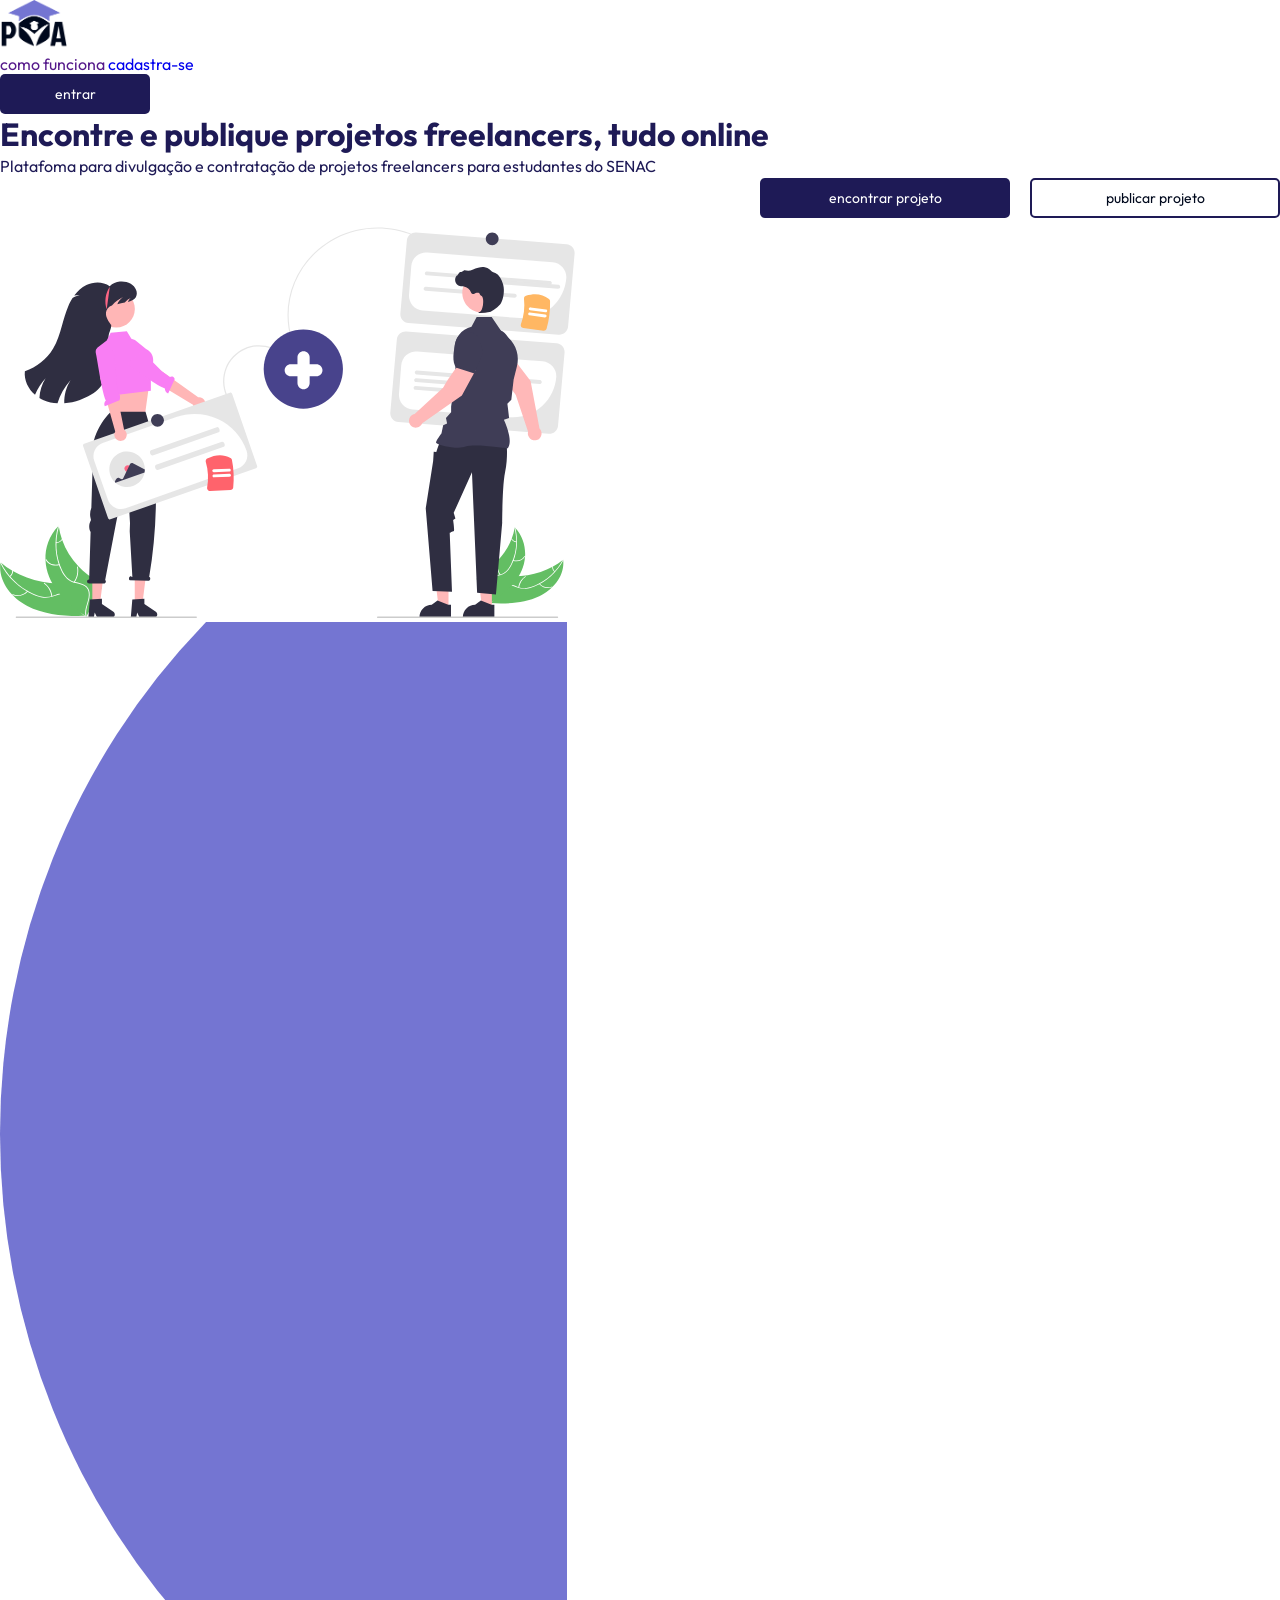
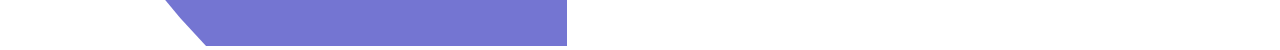
<file: index.html>
<!DOCTYPE html>
<html lang="en">
  <head>
    <meta charset="UTF-8" />
    <meta name="viewport" content="width=device-width, initial-scale=1.0" />
    <title>Portal de Oportunidades Acadêmicas</title>

    <!-- links css -->
    <link rel="stylesheet" href="styles/main.css" />

    <!-- link favicon -->
    <link rel="shortcut icon" href="img/favicon.png" type="image/x-icon" />
  </head>
  <body id="inicio">
    <header class="header">
      <a href="index.html">
        <img
          src="img/logo-escura.png"
          alt="Logo do Portal de Oportunidades Acadêmicas"
          class="logo"
          style="height: 50px"
        />
      </a>

      <nav class="menu-nav">
        <a href="" class="menu-item">como funciona</a>
        <a href="pages/cadastrar.html" class="menu-item">cadastra-se</a>
        <a href="pages/login.html" class="btn small-btn white-hover">entrar</a>
      </nav>
    </header>

    <main class="container">
      <!-- conteudo textual + botões -->
      <div class="content-hero">
        <h1>
          Encontre e publique projetos <span>freelancers</span>, tudo online
        </h1>
        <p>
          Platafoma para divulgação e contratação de projetos freelancers para
          estudantes do SENAC
        </p>
        <div class="btn-wrapper">
          <a href="pages/login.html" class="btn normal-btn"
            >encontrar projeto</a
          >
          <a href="pages/login.html" class="btn normal-btn outline-btn"
            >publicar projeto</a
          >
        </div>
      </div>

      <!-- imagem -->
      <img
        src="img/inicio-img.svg"
        alt="Representação gráfica de dois jovens (uma moça e um rapaz) trocando informações"
        class="img-inicio"
        style="height: 400px"
      />
    </main>
    <!-- vetor de fundo -->
    <img src="img/elipse.svg" alt="elipse" class="absolute" />
    <script src="js/main.js"></script>
  </body>
</html>
</file>
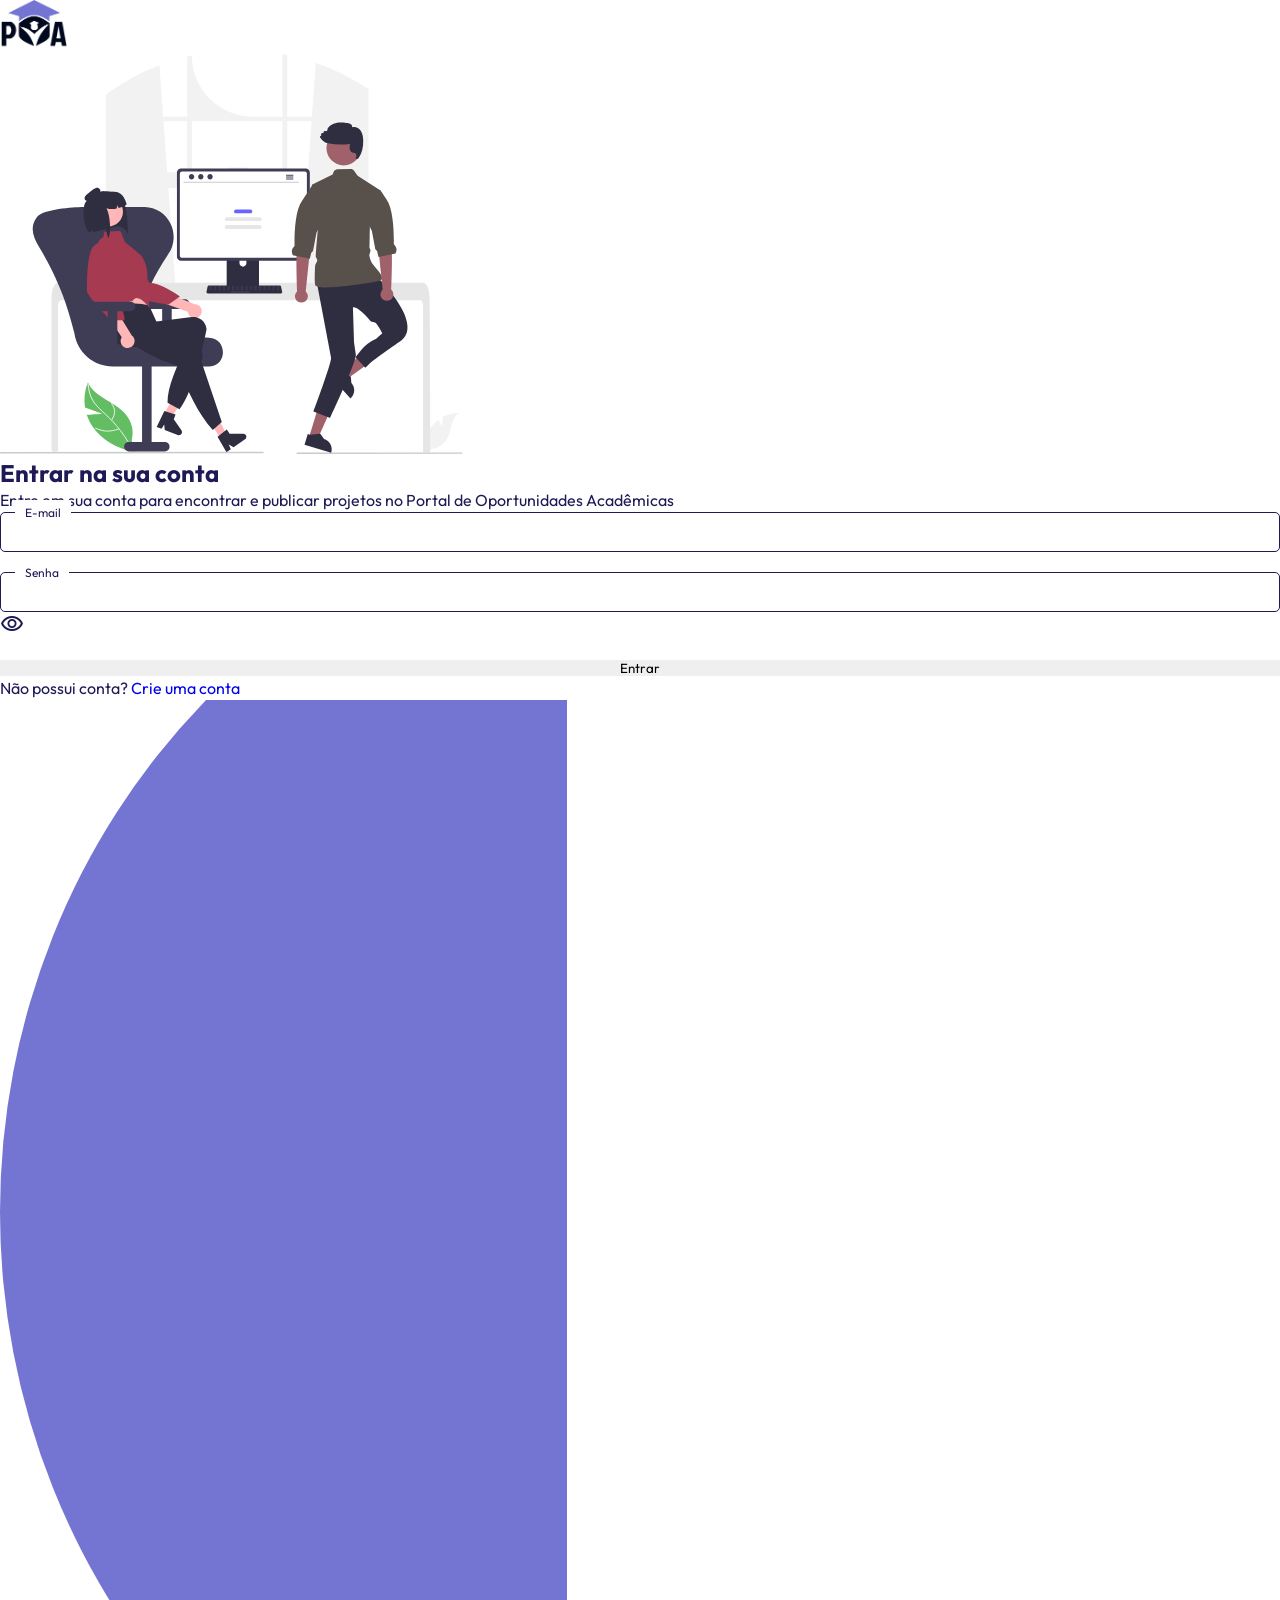
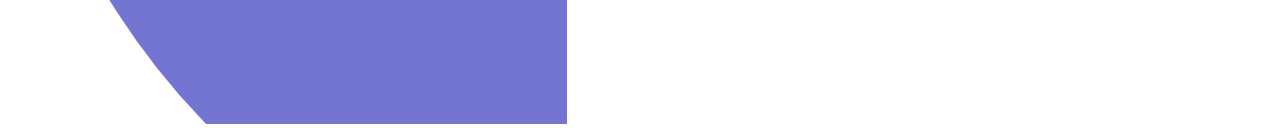
<file: pages/login.html>
<!DOCTYPE html>
<html lang="en">
  <head>
    <meta charset="UTF-8" />
    <meta name="viewport" content="width=device-width, initial-scale=1.0" />
    <title>Faça Login - POA</title>

    <!-- links css -->
    <link rel="stylesheet" href="../styles/main.css" />

    <!-- link favicon -->
    <link rel="shortcut icon" href="../img/favicon.png" type="image/x-icon" />

    <!-- link font symbols -->
    <link
      rel="stylesheet"
      href="https://fonts.googleapis.com/css2?family=Material+Symbols+Outlined:opsz,wght,FILL,GRAD@20..48,100..700,0..1,-50..200"
    />
  </head>
  <body id="login">
    <header class="header">
      <a href="../index.html">
        <img
          src="../img/logo-escura.png"
          alt="Logo do Portal de Oportunidades Acadêmicas"
          class="logo"
          style="height: 50px"
        />
      </a>
    </header>

    <main class="container">
      <!-- imagem -->
      <img
        src="../img/login-img.svg"
        alt="Representação gráfica de dois jovens (uma moça e um rapaz) trocando informações"
        class="img-inicio"
        style="height: 400px"
      />
      <!-- conteudo principal -->
      <div class="content-wrapper">
        <!-- informação call to action -->
        <div class="cta-info">
          <h2>Entrar na sua conta</h2>
          <p>
            Entre em sua conta para encontrar e publicar projetos no Portal de
            Oportunidades Acadêmicas
          </p>
        </div>

        <!-- formulário de login -->
        <form action="">
          <!-- cpf -->
          <div class="form-item">
            <input type="text" name="cpf" id="cpf-input" required />
            <label for="cpf-input">E-mail</label>
          </div>
          <!-- senha -->
          <div class="form-item">
            <input type="password" name="senha" id="senha-input" required />
            <label for="senha-input">Senha</label>
            <span
              id="toggle-senha"
              class="toggle-senha password material-symbols-outlined"
              >visibility</span
            >
          </div>

          <button type="submit">Entrar</button>
        </form>

        <!-- call to action prompt -->
        <div class="cta-prompt">
          <p>
            Não possui conta?
            <span><a href="../pages/cadastrar.html">Crie uma conta</a></span>
          </p>
        </div>
      </div>
    </main>

    <!-- vetor de fundo -->
    <img src="../img/elipse.svg" alt="elipse" class="absolute" />
    <script src="../js/senha.js"></script>
  </body>
</html>
</file>
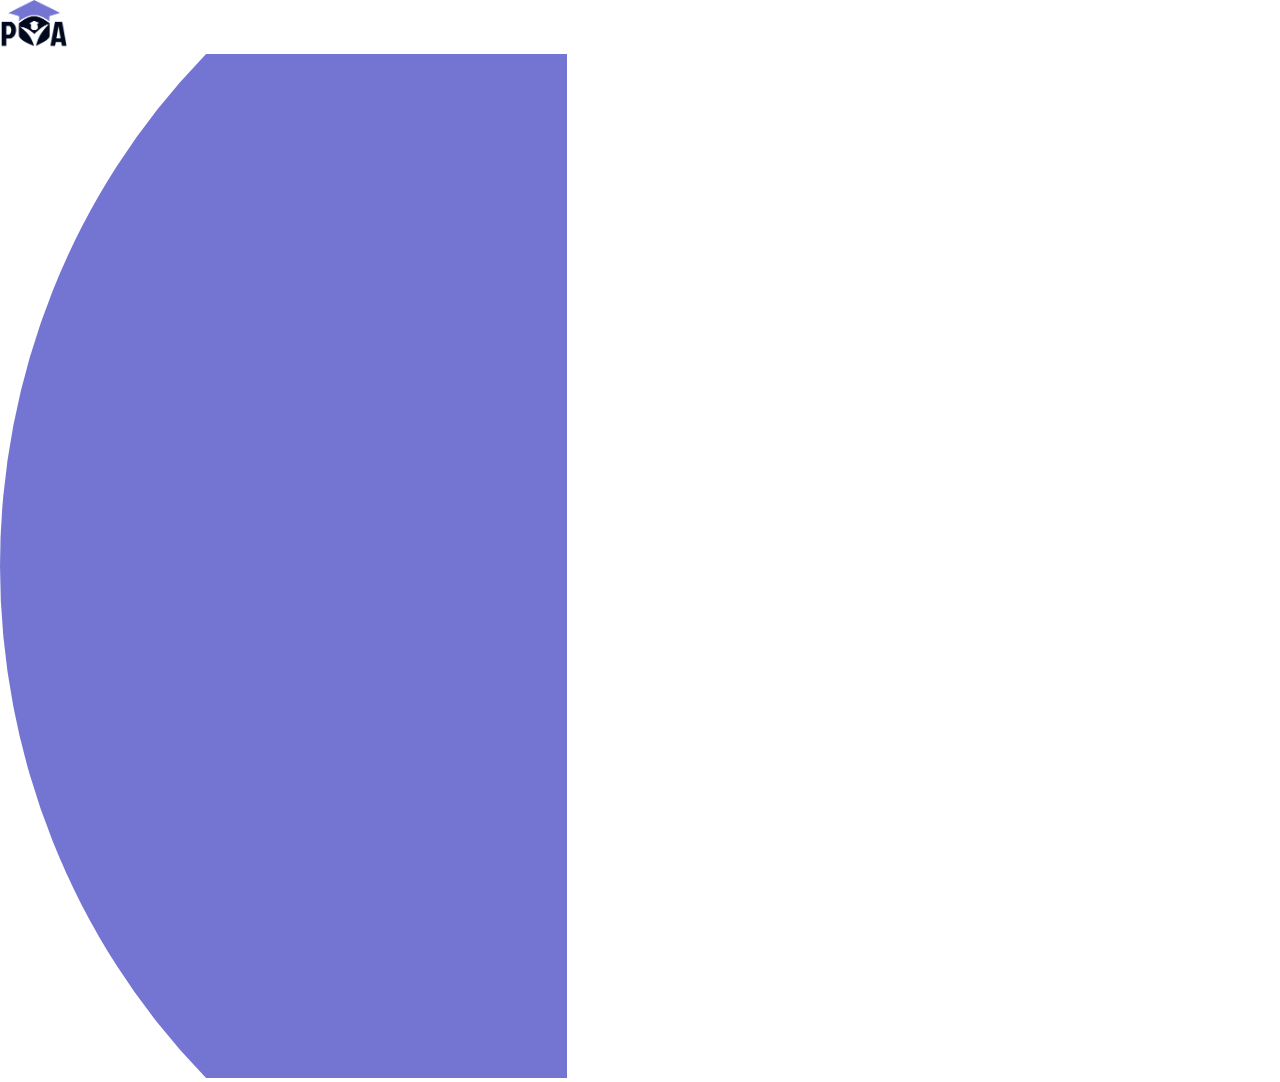
<file: pages/sobre.html>
<!DOCTYPE html>
<html lang="en">
  <head>
    <meta charset="UTF-8" />
    <meta name="viewport" content="width=device-width, initial-scale=1.0" />
    <title> Sobre o POA </title>

    <!-- links css -->
    <link rel="stylesheet" href="../styles/main.css" />

    <!-- link favicon -->
    <link rel="shortcut icon" href="../img/favicon.png" type="image/x-icon" />

    <!-- link font symbols -->
    <link
      rel="stylesheet"
      href="https://fonts.googleapis.com/css2?family=Material+Symbols+Outlined:opsz,wght,FILL,GRAD@20..48,100..700,0..1,-50..200"
    />
  </head>
  <body id="login">
    <header class="header">
      <a href="../index.html">
        <img
          src="../img/logo-escura.png"
          alt="Logo do Portal de Oportunidades Acadêmicas"
          class="logo"
          style="height: 50px"
        />
      </a>
    </header>

    <main class="container">
      <!-- imagem -->
      <!-- <img
        src="../img/login-img.svg"
        alt="Representação gráfica de dois jovens (uma moça e um rapaz) trocando informações"
        class="img-inicio"
        style="height: 400px"
      /> -->
    </main>

    <!-- vetor de fundo -->
    <img src="../img/elipse.svg" alt="elipse" class="absolute" />

  </body>
</html>
</file>
<file: styles/main.css>
/* import da fonte outfit */
@import url("https://fonts.googleapis.com/css2?family=Outfit:wght@100..900&display=swap");

/* cores do projeto */
:root {
  /*cores principais */
  --rich-black: #00091d; /*font escura*/
  --federal-blue: #1e1a56;
  --medium-blue: #7475d2;
  --white: #ffffff;
  /* cores auxiliares */
  --light-coral: #f46d6d;
  --savoy-blue: #6264d1;
  --darvy-gray: #5c5d5e;
  --french-gray: #adb1b8;
  --white-flash: #f5f6f7; /*destaque no branco*/
}

* {
  padding: 0;
  margin: 0;
  box-sizing: border-box;
  font-family: "Outfit", sans-serif;
}

body {
  overflow-x: hidden;
  color: var(--rich-black);
}

a {
  text-decoration: none;
}

p {
  font-size: 16px;
  line-height: 150%;
}

h3 {
  font-size: 26px;
  font-weight: 500;
}

button {
  border: none;
}

.btn {
  display: flex;
  justify-content: center;
  align-items: center;
  border-radius: 5px;
  background-color: var(--federal-blue);
  color: var(--white);
  font-size: 14px;
  transition: 0.3s all;
  /* verificar tamanho de botões */
  height: 40px;
  cursor: pointer;
}

.btn:hover {
  background-color: var(--medium-blue);
}

.small-btn {
  width: 150px;
}

.normal-btn {
  width: 250px;
}

.delete-btn {
  background-color: var(--light-coral);
}

.delete-btn:hover,
.cancel-btn:hover {
  background-color: #f35b5b;
  color: var(--white);
}

.outline-btn {
  background-color: transparent;
  border: solid 2px var(--federal-blue);
  color: var(--rich-black);
}

.outline-btn:hover {
  background-color: var(--federal-blue);
  color: var(--white);
}

.cancel-btn {
  background-color: var(--white-flash);
  color: var(--light-coral);
  font-weight: 500;
}

.btn-wrapper {
  display: flex;
  gap: 20px;
}

/*modal*/

/* Estilos para o modal */
.modal-confirm,
.modal-delete {
  display: none;
}

.modal-session {
  display: flex;
}

.modal {
  justify-content: center;
  align-items: center;
  position: fixed;
  z-index: 999;
  left: 0;
  top: 0;
  width: 100%;
  height: 100%;
  background-color: rgba(0, 9, 29, 0.188);
}

.modal-content {
  position: relative;
  display: flex;
  flex-direction: column;
  gap: 20px;
  background-color: var(--white);
  padding: 30px;
  border-radius: 5px;
}

.close-icon {
  position: absolute;
  right: 30px;
  color: var(--rich-black);
  font-variation-settings: "FILL" 0, "wght" 300, "GRAD" 0, "opsz" 48;
  transition: 0.2s all;
}

.close-icon:hover,
.close-icon:focus {
  color: var(--savoy-blue);
  cursor: pointer;
  font-variation-settings: "FILL" 0, "wght" 500, "GRAD" 0, "opsz" 48;
}

/* modal de visualizar projeto */
#projectModal .modal-content {
  max-width: 650px;
}

.modal .descricao-texto {
  line-height: 1.2em;
}

.modal .head-projeto {
  display: flex;
  align-items: center;
  gap: 20px;
}

.modal .user-icon {
  height: 55px;
  width: 55px;
  border-radius: 50%;
  background-color: var(--medium-blue);
}

.modal h3 {
  font-size: 24px;
}

.modal p,
.modal tag {
  font-size: 16px;
}

.mostrar-tudo .descricao-texto {
  max-height: none;
}

.modal-content .btn-wrapper {
  justify-content: center;
}

/* modal de confirmação */

#confirmModal .modal-content,
.modal-session .modal-content,
.modal-delete .modal-content {
  max-width: 500px;
  text-align: center;
}

#confirmModal h3,
.modal-session h3,
.modal-delet h3 {
  font-size: 20px;
}

#confirmModal p,
.modal-session p,
.modal-delete p {
  font-size: 14px;
}

#confirmModal .icon,
.modal-session .icon,
.modal-delete .icon {
  font-size: 40px;
  color: var(--federal-blue);
  font-variation-settings: "FILL" 0, "wght" 200, "GRAD" 0, "opsz" 24;
}

body {
  color: var(--federal-blue);
}

aside {
  width: 74px;
}

aside .toggle-container {
  height: 84.4px;
}

form {
  width: 100%;
}

textarea {
  resize: none;
}

.logo {
  cursor: pointer;
}

.form-container {
  display: flex;
  flex-direction: column;
  gap: 20px;
  border: solid 1px var(--federal-blue);
  border-radius: 5px;
  padding: 30px;
}

.form-head {
  display: flex;
  flex-direction: column;
  gap: 10px;
}

.form-head p {
  font-size: 14px;
}

.form-item {
  position: relative;
}

.form-item label {
  position: absolute;
  top: -12px;
  left: 15px;
  padding: 5px 10px;
  font-size: 12px;
  background-color: var(--white);
  color: var(--federal-blue);
}

form {
  display: flex;
  flex-direction: column;
  gap: 20px;
}

form input,
form textarea,
form select {
  width: 100%;
  padding: 0px 20px;
  border-radius: 5px;
  border: solid 1px var(--federal-blue);
  font-size: 14px;
  color: var(--federal-blue);
}

form input,
form select {
  height: 40px;
}

form input:focus,
form select:focus,
form textarea:focus {
  border: solid 1px var(--savoy-blue);
  outline: none;
}

form input:focus + label,
form input:focus + label + span,
form select:focus + label,
form textarea:focus + label {
  color: var(--savoy-blue);
}

form .row {
  display: flex;
  gap: 20px;
  flex: 1;
  width: 100%;
}

/* primeira row */
.row:nth-child(1) .form-item:nth-child(1) {
  width: 55%;
}

.row:nth-child(1) .form-item:nth-child(2),
.row .form-item:nth-child(3) {
  width: 25%;
}

/* segunda row */
.row:nth-child(2) .form-item:nth-child(1) {
  width: 20%;
}

.row:nth-child(2) .form-item:nth-child(2),
.row:nth-child(2) .form-item:nth-child(3) {
  width: 25%;
}

.row:nth-child(2) .form-item:nth-child(4) {
  width: 20%;
}

.row:nth-child(2) .form-item:nth-child(5) {
  width: 10%;
}

#descricao {
  width: 100%;
  position: relative;
}

#descricao textarea {
  padding: 20px;
}

#contador {
  font-size: 12px;
  position: absolute;
  bottom: -20px;
  left: 0;
}

.btn-wrapper {
  justify-content: end;
}

.form-container {
  position: relative;
}

#cancelBtn {
  position: absolute;
  bottom: 30px;
  right: calc(30px + 150px + 20px);
}
</file>
